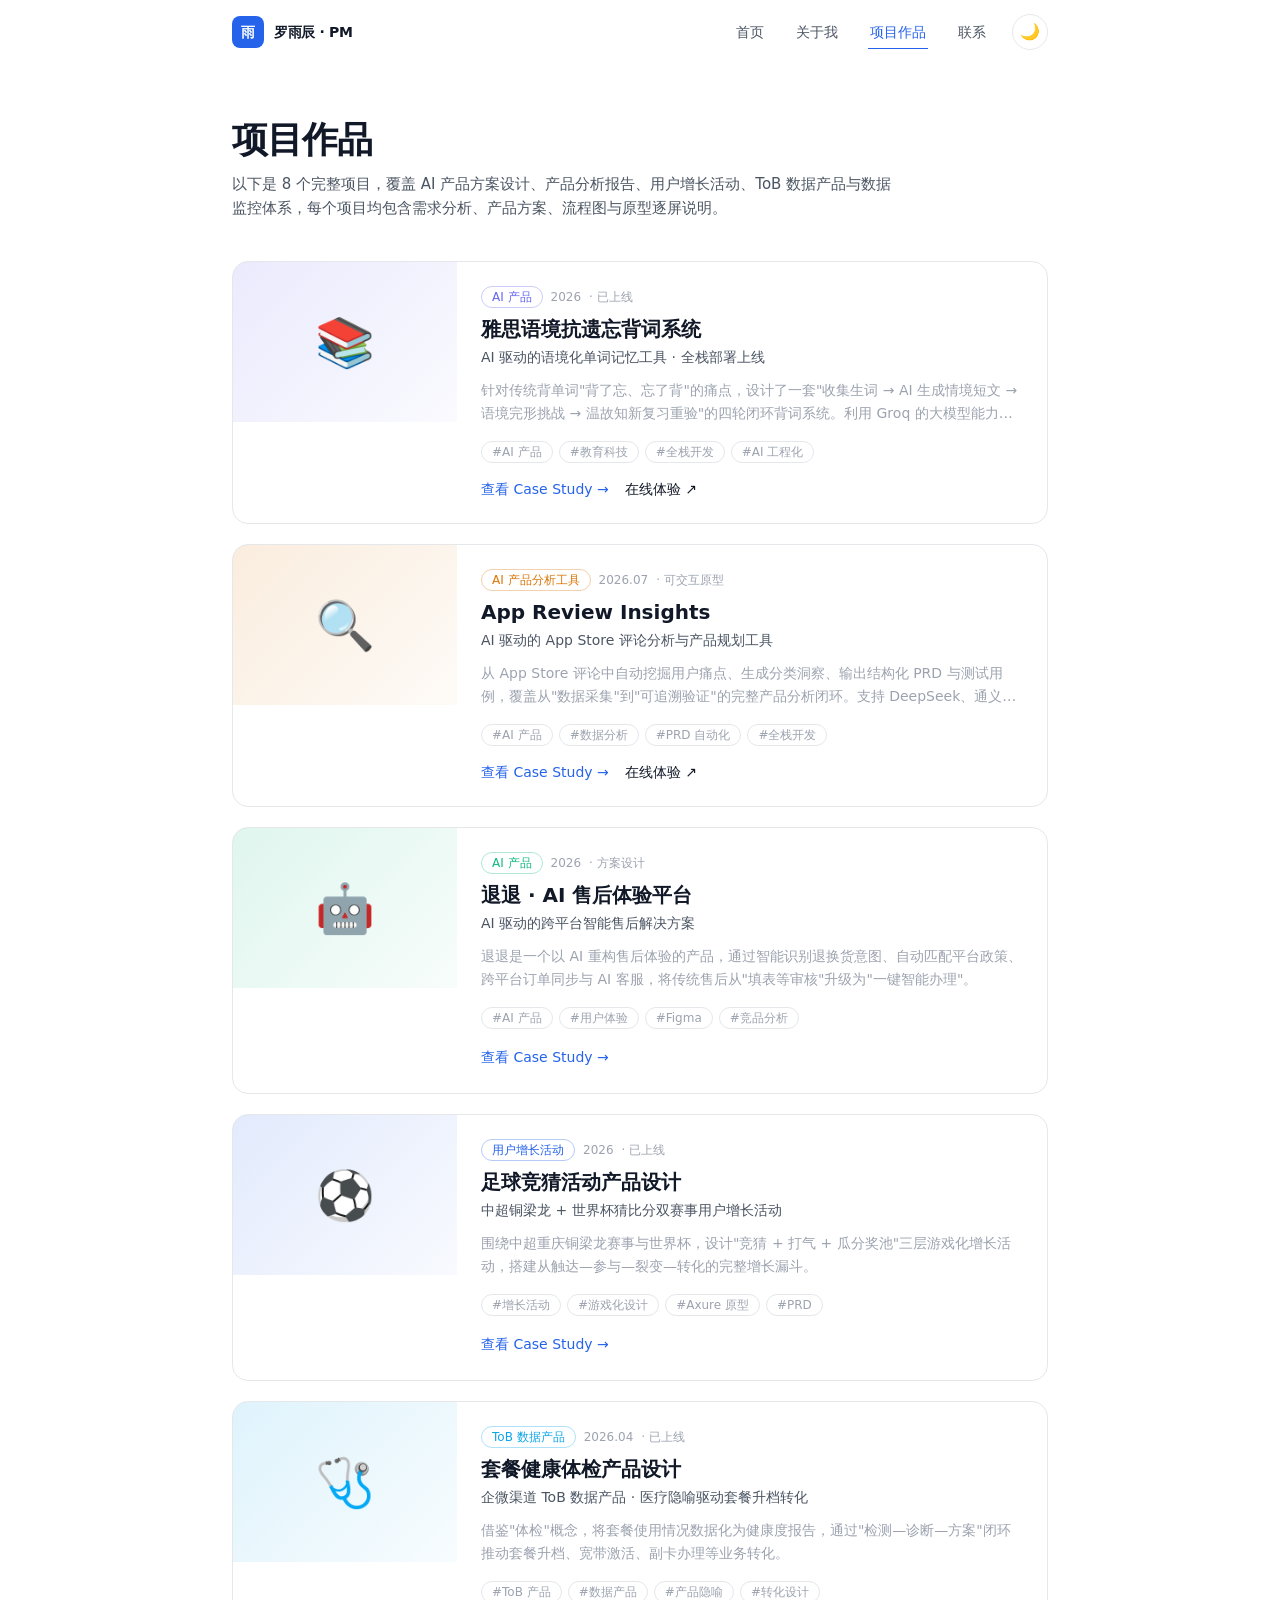
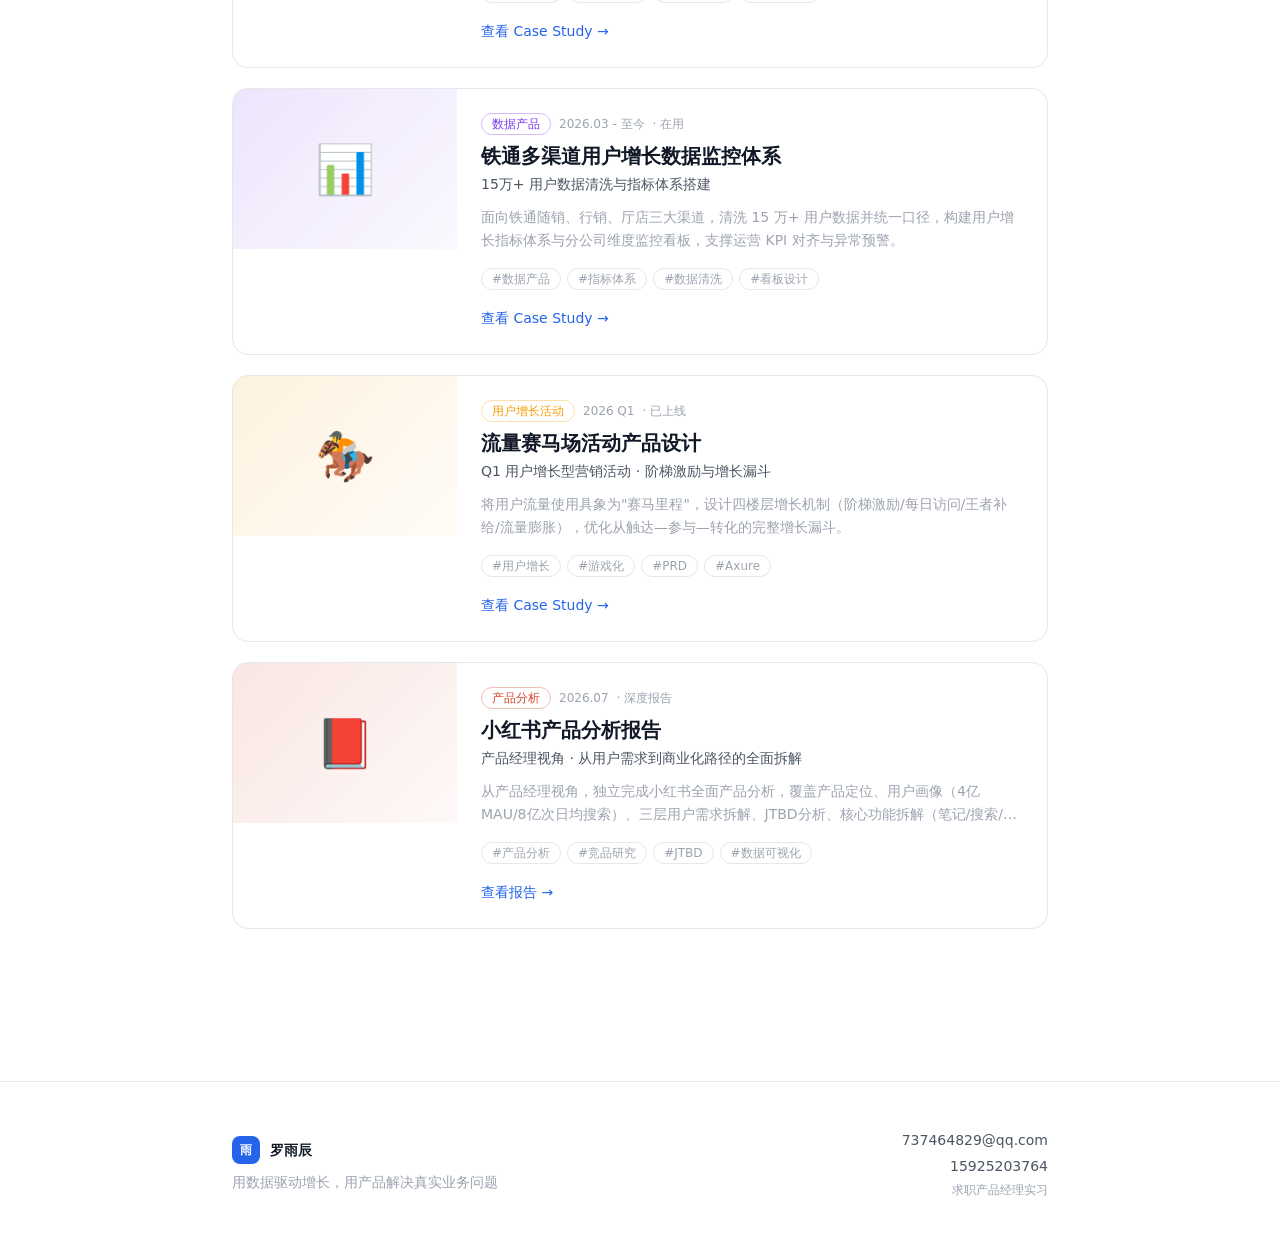
<file: work/index.html>
<!DOCTYPE html><html lang="zh-CN"><head><meta charSet="utf-8"/><meta name="viewport" content="width=device-width, initial-scale=1"/><link rel="stylesheet" href="../_next/static/css/e141defb2ba45803.css" data-precedence="next"/><title>项目作品 · 罗雨辰</title><meta name="description" content="具备产品思维、能独立完成产品工作的产品经理作品集 — 数据产品 / 用户增长 / ToB 产品"/><script>try{var t=localStorage.getItem('theme')||'light';if(t==='dark'){document.documentElement.classList.add('dark')}}catch(e){}</script></head><body class="min-h-screen bg-[rgb(var(--bg))] text-[rgb(var(--text))]"><header class="fixed inset-x-0 top-0 z-50 transition-all duration-300 border-b border-transparent bg-[rgb(var(--bg))]/60 backdrop-blur-md"><nav class="container-prose flex h-16 items-center justify-between"><a class="flex items-center gap-2.5 group" href="/portfolio/"><span class="flex h-8 w-8 items-center justify-center rounded-lg bg-accent-600 text-sm font-bold text-white transition group-hover:scale-105">雨</span><span class="text-sm font-semibold tracking-tight">罗雨辰 · PM</span></a><div class="hidden items-center gap-1 md:flex"><a class="relative rounded-full px-3.5 py-1.5 text-sm transition text-soft hover:text-[rgb(var(--text))]" href="/portfolio/">首页</a><a class="relative rounded-full px-3.5 py-1.5 text-sm transition text-soft hover:text-[rgb(var(--text))]" href="/portfolio/about/">关于我</a><a class="relative rounded-full px-3.5 py-1.5 text-sm transition text-accent-600 dark:text-accent-400" href="/portfolio/work/">项目作品<span class="absolute inset-x-3 -bottom-px h-px bg-accent-600 dark:bg-accent-400"></span></a><a class="relative rounded-full px-3.5 py-1.5 text-sm transition text-soft hover:text-[rgb(var(--text))]" href="/portfolio/contact/">联系</a><button aria-label="切换主题" class="ml-2 flex h-9 w-9 items-center justify-center rounded-full border text-soft transition hover:text-[rgb(var(--text))]">🌙</button></div><div class="flex items-center gap-2 md:hidden"><button aria-label="切换主题" class="flex h-9 w-9 items-center justify-center rounded-full border text-soft">🌙</button><button aria-label="菜单" class="flex h-9 w-9 items-center justify-center rounded-full border text-soft"><span class="text-lg">☰</span></button></div></nav></header><div style="opacity:1;transform:none"><main class="pt-16"><div class="container-prose py-14"><div class="" style="opacity:1;transform:none"><header class="mb-10"><h1 class="text-3xl font-bold tracking-tight md:text-4xl">项目作品</h1><p class="mt-3 max-w-2xl text-[15px] leading-relaxed text-soft">以下是 8 个完整项目，覆盖 AI 产品方案设计、产品分析报告、用户增长活动、ToB 数据产品与数据监控体系，每个项目均包含需求分析、产品方案、流程图与原型逐屏说明。</p></header></div><div class="space-y-5">
<div class="" style="opacity:1;transform:none"><a class="group card flex flex-col overflow-hidden p-0 transition hover:border-accent-300 dark:hover:border-accent-700 md:flex-row" href="/portfolio/work/ielts-trainer/"><div class="flex h-40 items-center justify-center text-5xl md:w-56 md:flex-shrink-0" style="background:linear-gradient(135deg, #6366F122, #6366F108)"><span>📚</span></div><div class="flex flex-1 flex-col p-6"><div class="flex flex-wrap items-center gap-2 text-xs"><span class="chip" style="border-color:#6366F155;color:#6366F1">AI 产品</span><span class="text-muted">2026</span><span class="text-muted">· <!-- -->已上线</span></div><h2 class="mt-2 text-xl font-semibold leading-snug group-hover:text-accent-600 dark:group-hover:text-accent-400">雅思语境抗遗忘背词系统</h2><p class="mt-1 text-sm text-soft">AI 驱动的语境化单词记忆工具 · 全栈部署上线</p><p class="mt-3 line-clamp-2 text-sm leading-relaxed text-muted">针对传统背单词&quot;背了忘、忘了背&quot;的痛点，设计了一套&quot;收集生词 → AI 生成情境短文 → 语境完形挑战 → 温故知新复习重验&quot;的四轮闭环背词系统。利用 Groq 的大模型能力，将孤立的单词嵌入生活化语境；通过独创的&quot;复习重验+惩罚扣回&quot;机制，让已掌握单词在复习中被真实检测，答错的单词自动扣回生词池重新学习，实现&quot;记忆-检测-修复&quot;的完整闭环。</p><div class="mt-4 flex flex-wrap gap-1.5"><span class="chip text-xs text-muted">#<!-- -->AI 产品</span><span class="chip text-xs text-muted">#<!-- -->教育科技</span><span class="chip text-xs text-muted">#<!-- -->全栈开发</span><span class="chip text-xs text-muted">#<!-- -->AI 工程化</span></div><div class="mt-auto pt-4 flex items-center gap-4"><span class="text-sm font-medium text-accent-600 dark:text-accent-400">查看 Case Study →</span><span class="text-sm font-medium text-[#6366F1] hover:underline" onclick="event.stopPropagation();window.open('https://astonishing-sunburst-959e47.netlify.app','_blank')" style="cursor:pointer">在线体验 ↗</span></div></div></a></div>
<div class="" style="opacity:1;transform:none"><a class="group card flex flex-col overflow-hidden p-0 transition hover:border-accent-300 dark:hover:border-accent-700 md:flex-row" href="/portfolio/work/app-review-insights/"><div class="flex h-40 items-center justify-center text-5xl md:w-56 md:flex-shrink-0" style="background:linear-gradient(135deg, #d9770622, #d9770608)"><span>🔍</span></div><div class="flex flex-1 flex-col p-6"><div class="flex flex-wrap items-center gap-2 text-xs"><span class="chip" style="border-color:#d9770655;color:#d97706">AI 产品分析工具</span><span class="text-muted">2026.07</span><span class="text-muted">· <!-- -->可交互原型</span></div><h2 class="mt-2 text-xl font-semibold leading-snug group-hover:text-accent-600 dark:group-hover:text-accent-400">App Review Insights</h2><p class="mt-1 text-sm text-soft">AI 驱动的 App Store 评论分析与产品规划工具</p><p class="mt-3 line-clamp-2 text-sm leading-relaxed text-muted">从 App Store 评论中自动挖掘用户痛点、生成分类洞察、输出结构化 PRD 与测试用例，覆盖从"数据采集"到"可追溯验证"的完整产品分析闭环。支持 DeepSeek、通义千问、OpenAI、Gemini 四种 AI 模型，单文件部署零运维。</p><div class="mt-4 flex flex-wrap gap-1.5"><span class="chip text-xs text-muted">#<!-- -->AI 产品</span><span class="chip text-xs text-muted">#<!-- -->数据分析</span><span class="chip text-xs text-muted">#<!-- -->PRD 自动化</span><span class="chip text-xs text-muted">#<!-- -->全栈开发</span></div><div class="mt-auto pt-4 flex items-center gap-4"><span class="text-sm font-medium text-accent-600 dark:text-accent-400">查看 Case Study →</span><span class="text-sm font-medium text-[#d97706] hover:underline" onclick="event.stopPropagation();window.open('https://review-pilot-9.netlify.app','_blank')" style="cursor:pointer">在线体验 ↗</span></div></div></a></div>
<div class="" style="opacity:1;transform:none"><a class="group card flex flex-col overflow-hidden p-0 transition hover:border-accent-300 dark:hover:border-accent-700 md:flex-row" href="/portfolio/work/tuitui/"><div class="flex h-40 items-center justify-center text-5xl md:w-56 md:flex-shrink-0" style="background:linear-gradient(135deg, #10B98122, #10B98108)"><span>🤖</span></div><div class="flex flex-1 flex-col p-6"><div class="flex flex-wrap items-center gap-2 text-xs"><span class="chip" style="border-color:#10B98155;color:#10B981">AI 产品</span><span class="text-muted">2026</span><span class="text-muted">· <!-- -->方案设计</span></div><h2 class="mt-2 text-xl font-semibold leading-snug group-hover:text-accent-600 dark:group-hover:text-accent-400">退退 · AI 售后体验平台</h2><p class="mt-1 text-sm text-soft">AI 驱动的跨平台智能售后解决方案</p><p class="mt-3 line-clamp-2 text-sm leading-relaxed text-muted">退退是一个以 AI 重构售后体验的产品，通过智能识别退换货意图、自动匹配平台政策、跨平台订单同步与 AI 客服，将传统售后从&quot;填表等审核&quot;升级为&quot;一键智能办理&quot;。</p><div class="mt-4 flex flex-wrap gap-1.5"><span class="chip text-xs text-muted">#<!-- -->AI 产品</span><span class="chip text-xs text-muted">#<!-- -->用户体验</span><span class="chip text-xs text-muted">#<!-- -->Figma</span><span class="chip text-xs text-muted">#<!-- -->竞品分析</span></div><div class="mt-auto pt-4"><span class="text-sm font-medium text-accent-600 dark:text-accent-400">查看 Case Study →</span></div></div></a></div>
<div class="" style="opacity:1;transform:none"><a class="group card flex flex-col overflow-hidden p-0 transition hover:border-accent-300 dark:hover:border-accent-700 md:flex-row" href="/portfolio/work/football-guess/"><div class="flex h-40 items-center justify-center text-5xl md:w-56 md:flex-shrink-0" style="background:linear-gradient(135deg, #2563EB22, #2563EB08)"><span>⚽</span></div><div class="flex flex-1 flex-col p-6"><div class="flex flex-wrap items-center gap-2 text-xs"><span class="chip" style="border-color:#2563EB55;color:#2563EB">用户增长活动</span><span class="text-muted">2026</span><span class="text-muted">· <!-- -->已上线</span></div><h2 class="mt-2 text-xl font-semibold leading-snug group-hover:text-accent-600 dark:group-hover:text-accent-400">足球竞猜活动产品设计</h2><p class="mt-1 text-sm text-soft">中超铜梁龙 + 世界杯猜比分双赛事用户增长活动</p><p class="mt-3 line-clamp-2 text-sm leading-relaxed text-muted">围绕中超重庆铜梁龙赛事与世界杯，设计&quot;竞猜 + 打气 + 瓜分奖池&quot;三层游戏化增长活动，搭建从触达—参与—裂变—转化的完整增长漏斗。</p><div class="mt-4 flex flex-wrap gap-1.5"><span class="chip text-xs text-muted">#<!-- -->增长活动</span><span class="chip text-xs text-muted">#<!-- -->游戏化设计</span><span class="chip text-xs text-muted">#<!-- -->Axure 原型</span><span class="chip text-xs text-muted">#<!-- -->PRD</span></div><div class="mt-auto pt-4"><span class="text-sm font-medium text-accent-600 dark:text-accent-400">查看 Case Study →</span></div></div></a></div>
<div class="" style="opacity:1;transform:none"><a class="group card flex flex-col overflow-hidden p-0 transition hover:border-accent-300 dark:hover:border-accent-700 md:flex-row" href="/portfolio/work/package-health-check/"><div class="flex h-40 items-center justify-center text-5xl md:w-56 md:flex-shrink-0" style="background:linear-gradient(135deg, #0EA5E922, #0EA5E908)"><span>🩺</span></div><div class="flex flex-1 flex-col p-6"><div class="flex flex-wrap items-center gap-2 text-xs"><span class="chip" style="border-color:#0EA5E955;color:#0EA5E9">ToB 数据产品</span><span class="text-muted">2026.04</span><span class="text-muted">· <!-- -->已上线</span></div><h2 class="mt-2 text-xl font-semibold leading-snug group-hover:text-accent-600 dark:group-hover:text-accent-400">套餐健康体检产品设计</h2><p class="mt-1 text-sm text-soft">企微渠道 ToB 数据产品 · 医疗隐喻驱动套餐升档转化</p><p class="mt-3 line-clamp-2 text-sm leading-relaxed text-muted">借鉴&quot;体检&quot;概念，将套餐使用情况数据化为健康度报告，通过&quot;检测—诊断—方案&quot;闭环推动套餐升档、宽带激活、副卡办理等业务转化。</p><div class="mt-4 flex flex-wrap gap-1.5"><span class="chip text-xs text-muted">#<!-- -->ToB 产品</span><span class="chip text-xs text-muted">#<!-- -->数据产品</span><span class="chip text-xs text-muted">#<!-- -->产品隐喻</span><span class="chip text-xs text-muted">#<!-- -->转化设计</span></div><div class="mt-auto pt-4"><span class="text-sm font-medium text-accent-600 dark:text-accent-400">查看 Case Study →</span></div></div></a></div>
<div class="" style="opacity:1;transform:none"><a class="group card flex flex-col overflow-hidden p-0 transition hover:border-accent-300 dark:hover:border-accent-700 md:flex-row" href="/portfolio/work/data-monitor/"><div class="flex h-40 items-center justify-center text-5xl md:w-56 md:flex-shrink-0" style="background:linear-gradient(135deg, #7C3AED22, #7C3AED08)"><span>📊</span></div><div class="flex flex-1 flex-col p-6"><div class="flex flex-wrap items-center gap-2 text-xs"><span class="chip" style="border-color:#7C3AED55;color:#7C3AED">数据产品</span><span class="text-muted">2026.03 - 至今</span><span class="text-muted">· <!-- -->在用</span></div><h2 class="mt-2 text-xl font-semibold leading-snug group-hover:text-accent-600 dark:group-hover:text-accent-400">铁通多渠道用户增长数据监控体系</h2><p class="mt-1 text-sm text-soft">15万+ 用户数据清洗与指标体系搭建</p><p class="mt-3 line-clamp-2 text-sm leading-relaxed text-muted">面向铁通随销、行销、厅店三大渠道，清洗 15 万+ 用户数据并统一口径，构建用户增长指标体系与分公司维度监控看板，支撑运营 KPI 对齐与异常预警。</p><div class="mt-4 flex flex-wrap gap-1.5"><span class="chip text-xs text-muted">#<!-- -->数据产品</span><span class="chip text-xs text-muted">#<!-- -->指标体系</span><span class="chip text-xs text-muted">#<!-- -->数据清洗</span><span class="chip text-xs text-muted">#<!-- -->看板设计</span></div><div class="mt-auto pt-4"><span class="text-sm font-medium text-accent-600 dark:text-accent-400">查看 Case Study →</span></div></div></a></div>
<div class="" style="opacity:1;transform:none"><a class="group card flex flex-col overflow-hidden p-0 transition hover:border-accent-300 dark:hover:border-accent-700 md:flex-row" href="/portfolio/work/traffic-horse/"><div class="flex h-40 items-center justify-center text-5xl md:w-56 md:flex-shrink-0" style="background:linear-gradient(135deg, #F59E0B22, #F59E0B08)"><span>🏇</span></div><div class="flex flex-1 flex-col p-6"><div class="flex flex-wrap items-center gap-2 text-xs"><span class="chip" style="border-color:#F59E0B55;color:#F59E0B">用户增长活动</span><span class="text-muted">2026 Q1</span><span class="text-muted">· <!-- -->已上线</span></div><h2 class="mt-2 text-xl font-semibold leading-snug group-hover:text-accent-600 dark:group-hover:text-accent-400">流量赛马场活动产品设计</h2><p class="mt-1 text-sm text-soft">Q1 用户增长型营销活动 · 阶梯激励与增长漏斗</p><p class="mt-3 line-clamp-2 text-sm leading-relaxed text-muted">将用户流量使用具象为&quot;赛马里程&quot;，设计四楼层增长机制（阶梯激励/每日访问/王者补给/流量膨胀），优化从触达—参与—转化的完整增长漏斗。</p><div class="mt-4 flex flex-wrap gap-1.5"><span class="chip text-xs text-muted">#<!-- -->用户增长</span><span class="chip text-xs text-muted">#<!-- -->游戏化</span><span class="chip text-xs text-muted">#<!-- -->PRD</span><span class="chip text-xs text-muted">#<!-- -->Axure</span></div><div class="mt-auto pt-4"><span class="text-sm font-medium text-accent-600 dark:text-accent-400">查看 Case Study →</span></div></div></a></div>
<div class="" style="opacity:1;transform:none"><a class="group card flex flex-col overflow-hidden p-0 transition hover:border-accent-300 dark:hover:border-accent-700 md:flex-row" href="/portfolio/work/xiaohongshu/"><div class="flex h-40 items-center justify-center text-5xl md:w-56 md:flex-shrink-0" style="background:linear-gradient(135deg, #D4442A22, #D4442A08)"><span>📕</span></div><div class="flex flex-1 flex-col p-6"><div class="flex flex-wrap items-center gap-2 text-xs"><span class="chip" style="border-color:#D4442A55;color:#D4442A">产品分析</span><span class="text-muted">2026.07</span><span class="text-muted">· <!-- -->深度报告</span></div><h2 class="mt-2 text-xl font-semibold leading-snug group-hover:text-accent-600 dark:group-hover:text-accent-400">小红书产品分析报告</h2><p class="mt-1 text-sm text-soft">产品经理视角 · 从用户需求到商业化路径的全面拆解</p><p class="mt-3 line-clamp-2 text-sm leading-relaxed text-muted">从产品经理视角，独立完成小红书全面产品分析，覆盖产品定位、用户画像（4亿MAU/8亿次日均搜索）、三层用户需求拆解、JTBD分析、核心功能拆解（笔记/搜索/AI矩阵）、竞品格局、商业模式（2025年GMV 8500亿）及产品优化建议。</p><div class="mt-4 flex flex-wrap gap-1.5"><span class="chip text-xs text-muted">#<!-- -->产品分析</span><span class="chip text-xs text-muted">#<!-- -->竞品研究</span><span class="chip text-xs text-muted">#<!-- -->JTBD</span><span class="chip text-xs text-muted">#<!-- -->数据可视化</span></div><div class="mt-auto pt-4"><span class="text-sm font-medium text-accent-600 dark:text-accent-400">查看报告 →</span></div></div></a></div>
</div></div></main></div><footer class="border-t mt-24"><div class="container-prose flex flex-col gap-6 py-12 md:flex-row md:items-center md:justify-between"><div><div class="flex items-center gap-2.5"><span class="flex h-7 w-7 items-center justify-center rounded-lg bg-accent-600 text-xs font-bold text-white">雨</span><span class="text-sm font-semibold">罗雨辰</span></div><p class="mt-2 text-sm text-muted">用数据驱动增长，用产品解决真实业务问题</p></div><div class="flex flex-col gap-1.5 text-sm md:items-end"><a class="text-soft hover:text-accent-600 dark:hover:text-accent-400" href="mailto:737464829@qq.com">737464829@qq.com</a><a href="tel:15925203764" class="text-soft hover:text-accent-600 dark:hover:text-accent-400">15925203764</a><span class="text-muted text-xs">求职产品经理实习</span></div></div></footer>
</body></html>
</file>
<file: _next/static/css/e141defb2ba45803.css>
*,:after,:before{--tw-border-spacing-x:0;--tw-border-spacing-y:0;--tw-translate-x:0;--tw-translate-y:0;--tw-rotate:0;--tw-skew-x:0;--tw-skew-y:0;--tw-scale-x:1;--tw-scale-y:1;--tw-pan-x: ;--tw-pan-y: ;--tw-pinch-zoom: ;--tw-scroll-snap-strictness:proximity;--tw-gradient-from-position: ;--tw-gradient-via-position: ;--tw-gradient-to-position: ;--tw-ordinal: ;--tw-slashed-zero: ;--tw-numeric-figure: ;--tw-numeric-spacing: ;--tw-numeric-fraction: ;--tw-ring-inset: ;--tw-ring-offset-width:0px;--tw-ring-offset-color:#fff;--tw-ring-color:rgba(59,130,246,.5);--tw-ring-offset-shadow:0 0 #0000;--tw-ring-shadow:0 0 #0000;--tw-shadow:0 0 #0000;--tw-shadow-colored:0 0 #0000;--tw-blur: ;--tw-brightness: ;--tw-contrast: ;--tw-grayscale: ;--tw-hue-rotate: ;--tw-invert: ;--tw-saturate: ;--tw-sepia: ;--tw-drop-shadow: ;--tw-backdrop-blur: ;--tw-backdrop-brightness: ;--tw-backdrop-contrast: ;--tw-backdrop-grayscale: ;--tw-backdrop-hue-rotate: ;--tw-backdrop-invert: ;--tw-backdrop-opacity: ;--tw-backdrop-saturate: ;--tw-backdrop-sepia: ;--tw-contain-size: ;--tw-contain-layout: ;--tw-contain-paint: ;--tw-contain-style: }::backdrop{--tw-border-spacing-x:0;--tw-border-spacing-y:0;--tw-translate-x:0;--tw-translate-y:0;--tw-rotate:0;--tw-skew-x:0;--tw-skew-y:0;--tw-scale-x:1;--tw-scale-y:1;--tw-pan-x: ;--tw-pan-y: ;--tw-pinch-zoom: ;--tw-scroll-snap-strictness:proximity;--tw-gradient-from-position: ;--tw-gradient-via-position: ;--tw-gradient-to-position: ;--tw-ordinal: ;--tw-slashed-zero: ;--tw-numeric-figure: ;--tw-numeric-spacing: ;--tw-numeric-fraction: ;--tw-ring-inset: ;--tw-ring-offset-width:0px;--tw-ring-offset-color:#fff;--tw-ring-color:rgba(59,130,246,.5);--tw-ring-offset-shadow:0 0 #0000;--tw-ring-shadow:0 0 #0000;--tw-shadow:0 0 #0000;--tw-shadow-colored:0 0 #0000;--tw-blur: ;--tw-brightness: ;--tw-contrast: ;--tw-grayscale: ;--tw-hue-rotate: ;--tw-invert: ;--tw-saturate: ;--tw-sepia: ;--tw-drop-shadow: ;--tw-backdrop-blur: ;--tw-backdrop-brightness: ;--tw-backdrop-contrast: ;--tw-backdrop-grayscale: ;--tw-backdrop-hue-rotate: ;--tw-backdrop-invert: ;--tw-backdrop-opacity: ;--tw-backdrop-saturate: ;--tw-backdrop-sepia: ;--tw-contain-size: ;--tw-contain-layout: ;--tw-contain-paint: ;--tw-contain-style: }/*
! tailwindcss v3.4.19 | MIT License | https://tailwindcss.com
*/*,:after,:before{box-sizing:border-box;border:0 solid #e5e7eb}:after,:before{--tw-content:""}:host,html{line-height:1.5;-webkit-text-size-adjust:100%;-moz-tab-size:4;-o-tab-size:4;tab-size:4;font-family:var(--font-sans),system-ui,-apple-system,PingFang SC,Microsoft YaHei,sans-serif;font-feature-settings:normal;font-variation-settings:normal;-webkit-tap-highlight-color:transparent}body{margin:0;line-height:inherit}hr{height:0;color:inherit;border-top-width:1px}abbr:where([title]){-webkit-text-decoration:underline dotted;text-decoration:underline dotted}h1,h2,h3,h4,h5,h6{font-size:inherit;font-weight:inherit}a{color:inherit;text-decoration:inherit}b,strong{font-weight:bolder}code,kbd,pre,samp{font-family:ui-monospace,SFMono-Regular,Menlo,monospace;font-feature-settings:normal;font-variation-settings:normal;font-size:1em}small{font-size:80%}sub,sup{font-size:75%;line-height:0;position:relative;vertical-align:baseline}sub{bottom:-.25em}sup{top:-.5em}table{text-indent:0;border-color:inherit;border-collapse:collapse}button,input,optgroup,select,textarea{font-family:inherit;font-feature-settings:inherit;font-variation-settings:inherit;font-size:100%;font-weight:inherit;line-height:inherit;letter-spacing:inherit;color:inherit;margin:0;padding:0}button,select{text-transform:none}button,input:where([type=button]),input:where([type=reset]),input:where([type=submit]){-webkit-appearance:button;background-color:transparent;background-image:none}:-moz-focusring{outline:auto}:-moz-ui-invalid{box-shadow:none}progress{vertical-align:baseline}::-webkit-inner-spin-button,::-webkit-outer-spin-button{height:auto}[type=search]{-webkit-appearance:textfield;outline-offset:-2px}::-webkit-search-decoration{-webkit-appearance:none}::-webkit-file-upload-button{-webkit-appearance:button;font:inherit}summary{display:list-item}blockquote,dd,dl,figure,h1,h2,h3,h4,h5,h6,hr,p,pre{margin:0}fieldset{margin:0}fieldset,legend{padding:0}menu,ol,ul{list-style:none;margin:0;padding:0}dialog{padding:0}textarea{resize:vertical}input::-moz-placeholder,textarea::-moz-placeholder{opacity:1;color:#9ca3af}input::placeholder,textarea::placeholder{opacity:1;color:#9ca3af}[role=button],button{cursor:pointer}:disabled{cursor:default}audio,canvas,embed,iframe,img,object,svg,video{display:block;vertical-align:middle}img,video{max-width:100%;height:auto}[hidden]:where(:not([hidden=until-found])){display:none}.container-prose{margin-left:auto;margin-right:auto;width:100%;max-width:880px;padding-left:1.5rem;padding-right:1.5rem}@media (min-width:768px){.container-prose{padding-left:2rem;padding-right:2rem}}.card{border-radius:1rem;border-width:1px;background-color:rgb(var(--bg-card));transition-property:color,background-color,border-color,text-decoration-color,fill,stroke;transition-timing-function:cubic-bezier(.4,0,.2,1);transition-duration:.15s}.text-soft{color:rgb(var(--text-soft))}.text-muted{color:rgb(var(--text-muted))}.chip{border-radius:9999px;border-width:1px;padding:.125rem .625rem;font-size:.75rem;line-height:1rem}.btn-primary,.chip{display:inline-flex;align-items:center}.btn-primary{justify-content:center;gap:.5rem;border-radius:9999px;--tw-bg-opacity:1;background-color:rgb(37 99 235/var(--tw-bg-opacity,1));padding:.625rem 1.25rem;font-size:.875rem;line-height:1.25rem;font-weight:500;--tw-text-opacity:1;color:rgb(255 255 255/var(--tw-text-opacity,1));transition-property:color,background-color,border-color,text-decoration-color,fill,stroke,opacity,box-shadow,transform,filter,backdrop-filter;transition-timing-function:cubic-bezier(.4,0,.2,1);transition-duration:.15s}.btn-primary:hover{--tw-bg-opacity:1;background-color:rgb(29 78 216/var(--tw-bg-opacity,1))}.btn-primary:active{--tw-scale-x:0.98;--tw-scale-y:0.98;transform:translate(var(--tw-translate-x),var(--tw-translate-y)) rotate(var(--tw-rotate)) skewX(var(--tw-skew-x)) skewY(var(--tw-skew-y)) scaleX(var(--tw-scale-x)) scaleY(var(--tw-scale-y))}.btn-ghost{display:inline-flex;align-items:center;justify-content:center;gap:.5rem;border-radius:9999px;border-width:1px;padding:.625rem 1.25rem;font-size:.875rem;line-height:1.25rem;font-weight:500;transition-property:color,background-color,border-color,text-decoration-color,fill,stroke,opacity,box-shadow,transform,filter,backdrop-filter;transition-timing-function:cubic-bezier(.4,0,.2,1);transition-duration:.15s}.btn-ghost:hover{background-color:rgb(var(--bg-soft))}.btn-ghost:active{--tw-scale-x:0.98;--tw-scale-y:0.98;transform:translate(var(--tw-translate-x),var(--tw-translate-y)) rotate(var(--tw-rotate)) skewX(var(--tw-skew-x)) skewY(var(--tw-skew-y)) scaleX(var(--tw-scale-x)) scaleY(var(--tw-scale-y))}.fixed{position:fixed}.absolute{position:absolute}.relative{position:relative}.sticky{position:sticky}.inset-0{inset:0}.inset-x-0{left:0;right:0}.inset-x-3{left:.75rem;right:.75rem}.-bottom-px{bottom:-1px}.bottom-6{bottom:1.5rem}.left-4{left:1rem}.left-\[3px\]{left:3px}.right-4{right:1rem}.right-5{right:1.25rem}.right-6{right:1.5rem}.top-0{top:0}.top-2{top:.5rem}.top-24{top:6rem}.top-5{top:1.25rem}.z-40{z-index:40}.z-50{z-index:50}.z-\[100\]{z-index:100}.mx-auto{margin-left:auto;margin-right:auto}.mb-1{margin-bottom:.25rem}.mb-1\.5{margin-bottom:.375rem}.mb-10{margin-bottom:2.5rem}.mb-12{margin-bottom:3rem}.mb-2{margin-bottom:.5rem}.mb-3{margin-bottom:.75rem}.mb-4{margin-bottom:1rem}.mb-5{margin-bottom:1.25rem}.mb-6{margin-bottom:1.5rem}.mb-8{margin-bottom:2rem}.ml-2{margin-left:.5rem}.mt-0\.5{margin-top:.125rem}.mt-1{margin-top:.25rem}.mt-1\.5{margin-top:.375rem}.mt-16{margin-top:4rem}.mt-2{margin-top:.5rem}.mt-24{margin-top:6rem}.mt-3{margin-top:.75rem}.mt-4{margin-top:1rem}.mt-5{margin-top:1.25rem}.mt-6{margin-top:1.5rem}.mt-8{margin-top:2rem}.mt-auto{margin-top:auto}.line-clamp-2{overflow:hidden;display:-webkit-box;-webkit-box-orient:vertical;-webkit-line-clamp:2}.block{display:block}.flex{display:flex}.inline-flex{display:inline-flex}.table{display:table}.grid{display:grid}.hidden{display:none}.aspect-\[3\/4\]{aspect-ratio:3/4}.h-1\.5{height:.375rem}.h-10{height:2.5rem}.h-11{height:2.75rem}.h-12{height:3rem}.h-16{height:4rem}.h-3\.5{height:.875rem}.h-32{height:8rem}.h-40{height:10rem}.h-48{height:12rem}.h-6{height:1.5rem}.h-7{height:1.75rem}.h-8{height:2rem}.h-9{height:2.25rem}.h-full{height:100%}.h-px{height:1px}.max-h-\[80vh\]{max-height:80vh}.max-h-\[88vh\]{max-height:88vh}.min-h-\[60vh\]{min-height:60vh}.min-h-screen{min-height:100vh}.w-1\.5{width:.375rem}.w-10{width:2.5rem}.w-11{width:2.75rem}.w-12{width:3rem}.w-28{width:7rem}.w-3\.5{width:.875rem}.w-32{width:8rem}.w-44{width:11rem}.w-6{width:1.5rem}.w-7{width:1.75rem}.w-8{width:2rem}.w-9{width:2.25rem}.w-full{width:100%}.min-w-0{min-width:0}.max-w-2xl{max-width:42rem}.max-w-\[92vw\]{max-width:92vw}.max-w-md{max-width:28rem}.max-w-xl{max-width:36rem}.flex-1{flex:1 1 0%}.flex-shrink-0{flex-shrink:0}.-translate-y-1\/2{--tw-translate-y:-50%;transform:translate(var(--tw-translate-x),var(--tw-translate-y)) rotate(var(--tw-rotate)) skewX(var(--tw-skew-x)) skewY(var(--tw-skew-y)) scaleX(var(--tw-scale-x)) scaleY(var(--tw-scale-y))}.scroll-mt-24{scroll-margin-top:6rem}.grid-cols-2{grid-template-columns:repeat(2,minmax(0,1fr))}.flex-col{flex-direction:column}.flex-col-reverse{flex-direction:column-reverse}.flex-wrap{flex-wrap:wrap}.items-end{align-items:flex-end}.items-center{align-items:center}.items-baseline{align-items:baseline}.justify-center{justify-content:center}.justify-between{justify-content:space-between}.gap-1{gap:.25rem}.gap-1\.5{gap:.375rem}.gap-10{gap:2.5rem}.gap-2{gap:.5rem}.gap-2\.5{gap:.625rem}.gap-3{gap:.75rem}.gap-4{gap:1rem}.gap-6{gap:1.5rem}.space-y-1>:not([hidden])~:not([hidden]){--tw-space-y-reverse:0;margin-top:calc(.25rem * calc(1 - var(--tw-space-y-reverse)));margin-bottom:calc(.25rem * var(--tw-space-y-reverse))}.space-y-1\.5>:not([hidden])~:not([hidden]){--tw-space-y-reverse:0;margin-top:calc(.375rem * calc(1 - var(--tw-space-y-reverse)));margin-bottom:calc(.375rem * var(--tw-space-y-reverse))}.space-y-12>:not([hidden])~:not([hidden]){--tw-space-y-reverse:0;margin-top:calc(3rem * calc(1 - var(--tw-space-y-reverse)));margin-bottom:calc(3rem * var(--tw-space-y-reverse))}.space-y-2>:not([hidden])~:not([hidden]){--tw-space-y-reverse:0;margin-top:calc(.5rem * calc(1 - var(--tw-space-y-reverse)));margin-bottom:calc(.5rem * var(--tw-space-y-reverse))}.space-y-3>:not([hidden])~:not([hidden]){--tw-space-y-reverse:0;margin-top:calc(.75rem * calc(1 - var(--tw-space-y-reverse)));margin-bottom:calc(.75rem * var(--tw-space-y-reverse))}.space-y-4>:not([hidden])~:not([hidden]){--tw-space-y-reverse:0;margin-top:calc(1rem * calc(1 - var(--tw-space-y-reverse)));margin-bottom:calc(1rem * var(--tw-space-y-reverse))}.space-y-5>:not([hidden])~:not([hidden]){--tw-space-y-reverse:0;margin-top:calc(1.25rem * calc(1 - var(--tw-space-y-reverse)));margin-bottom:calc(1.25rem * var(--tw-space-y-reverse))}.space-y-8>:not([hidden])~:not([hidden]){--tw-space-y-reverse:0;margin-top:calc(2rem * calc(1 - var(--tw-space-y-reverse)));margin-bottom:calc(2rem * var(--tw-space-y-reverse))}.overflow-hidden{overflow:hidden}.overflow-x-auto{overflow-x:auto}.rounded-2xl{border-radius:1rem}.rounded-full{border-radius:9999px}.rounded-lg{border-radius:.5rem}.rounded-md{border-radius:.375rem}.rounded-xl{border-radius:.75rem}.border{border-width:1px}.border-2{border-width:2px}.border-b{border-bottom-width:1px}.border-l-2{border-left-width:2px}.border-t{border-top-width:1px}.border-dashed{border-style:dashed}.border-\[rgb\(var\(--border\)\)\]{border-color:rgb(var(--border))}.border-accent-200{--tw-border-opacity:1;border-color:rgb(191 219 254/var(--tw-border-opacity,1))}.border-accent-500{--tw-border-opacity:1;border-color:rgb(59 130 246/var(--tw-border-opacity,1))}.border-accent-600{--tw-border-opacity:1;border-color:rgb(37 99 235/var(--tw-border-opacity,1))}.border-transparent{border-color:transparent}.bg-\[rgb\(var\(--bg\)\)\]{background-color:rgb(var(--bg))}.bg-\[rgb\(var\(--bg\)\)\]\/60{background-color:rgb(var(--bg)/.6)}.bg-\[rgb\(var\(--bg\)\)\]\/80{background-color:rgb(var(--bg)/.8)}.bg-\[rgb\(var\(--bg-soft\)\)\]{background-color:rgb(var(--bg-soft))}.bg-\[rgb\(var\(--bg-soft\)\)\]\/50{background-color:rgb(var(--bg-soft)/.5)}.bg-accent-50{--tw-bg-opacity:1;background-color:rgb(239 246 255/var(--tw-bg-opacity,1))}.bg-accent-50\/60{background-color:rgba(239,246,255,.6)}.bg-accent-500{--tw-bg-opacity:1;background-color:rgb(59 130 246/var(--tw-bg-opacity,1))}.bg-accent-600{--tw-bg-opacity:1;background-color:rgb(37 99 235/var(--tw-bg-opacity,1))}.bg-black\/0{background-color:transparent}.bg-black\/90{background-color:rgba(0,0,0,.9)}.bg-white\/10{background-color:hsla(0,0%,100%,.1)}.bg-white\/90{background-color:hsla(0,0%,100%,.9)}.object-contain{-o-object-fit:contain;object-fit:contain}.object-cover{-o-object-fit:cover;object-fit:cover}.p-0{padding:0}.p-3{padding:.75rem}.p-4{padding:1rem}.p-5{padding:1.25rem}.p-6{padding:1.5rem}.p-8{padding:2rem}.px-2{padding-left:.5rem;padding-right:.5rem}.px-3{padding-left:.75rem;padding-right:.75rem}.px-3\.5{padding-left:.875rem;padding-right:.875rem}.px-4{padding-left:1rem;padding-right:1rem}.py-0\.5{padding-top:.125rem;padding-bottom:.125rem}.py-1{padding-top:.25rem;padding-bottom:.25rem}.py-1\.5{padding-top:.375rem;padding-bottom:.375rem}.py-10{padding-top:2.5rem;padding-bottom:2.5rem}.py-12{padding-top:3rem;padding-bottom:3rem}.py-14{padding-top:3.5rem;padding-bottom:3.5rem}.py-16{padding-top:4rem;padding-bottom:4rem}.py-2{padding-top:.5rem;padding-bottom:.5rem}.py-2\.5{padding-top:.625rem;padding-bottom:.625rem}.py-3{padding-top:.75rem;padding-bottom:.75rem}.pb-16{padding-bottom:4rem}.pl-3{padding-left:.75rem}.pl-4{padding-left:1rem}.pl-8{padding-left:2rem}.pt-16{padding-top:4rem}.pt-20{padding-top:5rem}.pt-4{padding-top:1rem}.pt-8{padding-top:2rem}.text-left{text-align:left}.text-center{text-align:center}.text-2xl{font-size:1.5rem;line-height:2rem}.text-3xl{font-size:1.875rem;line-height:2.25rem}.text-4xl{font-size:2.25rem;line-height:2.5rem}.text-5xl{font-size:3rem;line-height:1}.text-6xl{font-size:3.75rem;line-height:1}.text-\[10px\]{font-size:10px}.text-\[15px\]{font-size:15px}.text-base{font-size:1rem;line-height:1.5rem}.text-lg{font-size:1.125rem;line-height:1.75rem}.text-sm{font-size:.875rem;line-height:1.25rem}.text-xl{font-size:1.25rem;line-height:1.75rem}.text-xs{font-size:.75rem;line-height:1rem}.font-bold{font-weight:700}.font-medium{font-weight:500}.font-semibold{font-weight:600}.uppercase{text-transform:uppercase}.italic{font-style:italic}.leading-relaxed{line-height:1.625}.leading-snug{line-height:1.375}.tracking-tight{letter-spacing:-.025em}.tracking-wider{letter-spacing:.05em}.text-\[rgb\(var\(--text\)\)\]{color:rgb(var(--text))}.text-accent-600{--tw-text-opacity:1;color:rgb(37 99 235/var(--tw-text-opacity,1))}.text-accent-700{--tw-text-opacity:1;color:rgb(29 78 216/var(--tw-text-opacity,1))}.text-gray-900{--tw-text-opacity:1;color:rgb(17 24 39/var(--tw-text-opacity,1))}.text-white{--tw-text-opacity:1;color:rgb(255 255 255/var(--tw-text-opacity,1))}.text-white\/70{color:hsla(0,0%,100%,.7)}.opacity-0{opacity:0}.shadow-lg{--tw-shadow:0 10px 15px -3px rgba(0,0,0,.1),0 4px 6px -4px rgba(0,0,0,.1);--tw-shadow-colored:0 10px 15px -3px var(--tw-shadow-color),0 4px 6px -4px var(--tw-shadow-color);box-shadow:var(--tw-ring-offset-shadow,0 0 #0000),var(--tw-ring-shadow,0 0 #0000),var(--tw-shadow)}.shadow-accent-600\/20{--tw-shadow-color:rgba(37,99,235,.2);--tw-shadow:var(--tw-shadow-colored)}.backdrop-blur-md{--tw-backdrop-blur:blur(12px)}.backdrop-blur-md,.backdrop-blur-sm{backdrop-filter:var(--tw-backdrop-blur) var(--tw-backdrop-brightness) var(--tw-backdrop-contrast) var(--tw-backdrop-grayscale) var(--tw-backdrop-hue-rotate) var(--tw-backdrop-invert) var(--tw-backdrop-opacity) var(--tw-backdrop-saturate) var(--tw-backdrop-sepia)}.backdrop-blur-sm{--tw-backdrop-blur:blur(4px)}.backdrop-blur-xl{--tw-backdrop-blur:blur(24px);backdrop-filter:var(--tw-backdrop-blur) var(--tw-backdrop-brightness) var(--tw-backdrop-contrast) var(--tw-backdrop-grayscale) var(--tw-backdrop-hue-rotate) var(--tw-backdrop-invert) var(--tw-backdrop-opacity) var(--tw-backdrop-saturate) var(--tw-backdrop-sepia)}.transition{transition-property:color,background-color,border-color,text-decoration-color,fill,stroke,opacity,box-shadow,transform,filter,backdrop-filter;transition-timing-function:cubic-bezier(.4,0,.2,1);transition-duration:.15s}.transition-all{transition-property:all;transition-timing-function:cubic-bezier(.4,0,.2,1);transition-duration:.15s}.duration-300{transition-duration:.3s}.duration-700{transition-duration:.7s}:root{--font-sans:"Inter",system-ui,-apple-system,"PingFang SC","Microsoft YaHei",sans-serif;--bg:255 255 255;--bg-soft:250 250 251;--bg-card:255 255 255;--border:229 231 235;--text:17 24 39;--text-soft:75 85 99;--text-muted:156 163 175}.dark{--bg:10 10 12;--bg-soft:17 17 20;--bg-card:23 23 27;--border:38 38 44;--text:245 245 247;--text-soft:163 163 170;--text-muted:115 115 125}*{border-color:rgb(var(--border))}html{scroll-behavior:smooth}body{background-color:rgb(var(--bg));color:rgb(var(--text));font-family:var(--font-sans);-webkit-font-smoothing:antialiased;-moz-osx-font-smoothing:grayscale;transition:background-color .3s ease,color .3s ease}::-moz-selection{background-color:rgba(37,99,235,.2)}::selection{background-color:rgba(37,99,235,.2)}::-webkit-scrollbar{width:8px;height:8px}::-webkit-scrollbar-track{background:transparent}::-webkit-scrollbar-thumb{background:rgb(var(--border));border-radius:4px}::-webkit-scrollbar-thumb:hover{background:rgb(var(--text-muted))}.section-anchor{scroll-margin-top:88px}.hover\:text-soft:hover{color:rgb(var(--text-soft))}.before\:absolute:before{content:var(--tw-content);position:absolute}.before\:left-\[7px\]:before{content:var(--tw-content);left:7px}.before\:top-2:before{content:var(--tw-content);top:.5rem}.before\:h-\[calc\(100\%-2rem\)\]:before{content:var(--tw-content);height:calc(100% - 2rem)}.before\:w-px:before{content:var(--tw-content);width:1px}.before\:bg-\[rgb\(var\(--border\)\)\]:before{content:var(--tw-content);background-color:rgb(var(--border))}.hover\:border-accent-300:hover{--tw-border-opacity:1;border-color:rgb(147 197 253/var(--tw-border-opacity,1))}.hover\:border-accent-400:hover{--tw-border-opacity:1;border-color:rgb(96 165 250/var(--tw-border-opacity,1))}.hover\:bg-accent-700:hover{--tw-bg-opacity:1;background-color:rgb(29 78 216/var(--tw-bg-opacity,1))}.hover\:bg-white\/20:hover{background-color:hsla(0,0%,100%,.2)}.hover\:text-\[rgb\(var\(--text\)\)\]:hover{color:rgb(var(--text))}.hover\:text-accent-600:hover{--tw-text-opacity:1;color:rgb(37 99 235/var(--tw-text-opacity,1))}.hover\:underline:hover{text-decoration-line:underline}.group:hover .group-hover\:scale-105{--tw-scale-x:1.05;--tw-scale-y:1.05;transform:translate(var(--tw-translate-x),var(--tw-translate-y)) rotate(var(--tw-rotate)) skewX(var(--tw-skew-x)) skewY(var(--tw-skew-y)) scaleX(var(--tw-scale-x)) scaleY(var(--tw-scale-y))}.group:hover .group-hover\:bg-black\/30{background-color:rgba(0,0,0,.3)}.group:hover .group-hover\:text-accent-600{--tw-text-opacity:1;color:rgb(37 99 235/var(--tw-text-opacity,1))}.group:hover .group-hover\:opacity-100{opacity:1}.dark\:border-accent-900\/50:is(.dark *){border-color:rgba(30,58,138,.5)}.dark\:bg-accent-400:is(.dark *){--tw-bg-opacity:1;background-color:rgb(96 165 250/var(--tw-bg-opacity,1))}.dark\:bg-accent-900\/10:is(.dark *){background-color:rgba(30,58,138,.1)}.dark\:bg-accent-900\/30:is(.dark *){background-color:rgba(30,58,138,.3)}.dark\:text-accent-300:is(.dark *){--tw-text-opacity:1;color:rgb(147 197 253/var(--tw-text-opacity,1))}.dark\:text-accent-400:is(.dark *){--tw-text-opacity:1;color:rgb(96 165 250/var(--tw-text-opacity,1))}.dark\:hover\:border-accent-700:hover:is(.dark *){--tw-border-opacity:1;border-color:rgb(29 78 216/var(--tw-border-opacity,1))}.dark\:hover\:text-accent-400:hover:is(.dark *){--tw-text-opacity:1;color:rgb(96 165 250/var(--tw-text-opacity,1))}.group:hover .dark\:group-hover\:text-accent-400:is(.dark *){--tw-text-opacity:1;color:rgb(96 165 250/var(--tw-text-opacity,1))}@media (min-width:640px){.sm\:grid-cols-3{grid-template-columns:repeat(3,minmax(0,1fr))}}@media (min-width:768px){.md\:-left-\[7px\]{left:-7px}.md\:-right-\[7px\]{right:-7px}.md\:left-auto{left:auto}.md\:ml-0{margin-left:0}.md\:ml-auto{margin-left:auto}.md\:flex{display:flex}.md\:hidden{display:none}.md\:h-40{height:10rem}.md\:w-1\/2{width:50%}.md\:w-40{width:10rem}.md\:w-56{width:14rem}.md\:flex-shrink-0{flex-shrink:0}.md\:grid-cols-2{grid-template-columns:repeat(2,minmax(0,1fr))}.md\:grid-cols-3{grid-template-columns:repeat(3,minmax(0,1fr))}.md\:grid-cols-4{grid-template-columns:repeat(4,minmax(0,1fr))}.md\:flex-row{flex-direction:row}.md\:items-end{align-items:flex-end}.md\:items-center{align-items:center}.md\:justify-between{justify-content:space-between}.md\:p-12{padding:3rem}.md\:py-14{padding-top:3.5rem;padding-bottom:3.5rem}.md\:pl-0{padding-left:0}.md\:pl-12{padding-left:3rem}.md\:pr-12{padding-right:3rem}.md\:pt-28{padding-top:7rem}.md\:text-right{text-align:right}.md\:text-4xl{font-size:2.25rem;line-height:2.5rem}.md\:text-5xl{font-size:3rem;line-height:1}.md\:text-xl{font-size:1.25rem;line-height:1.75rem}.md\:before\:left-1\/2:before{content:var(--tw-content);left:50%}}@media (min-width:1024px){.lg\:block{display:block}}
</file>
